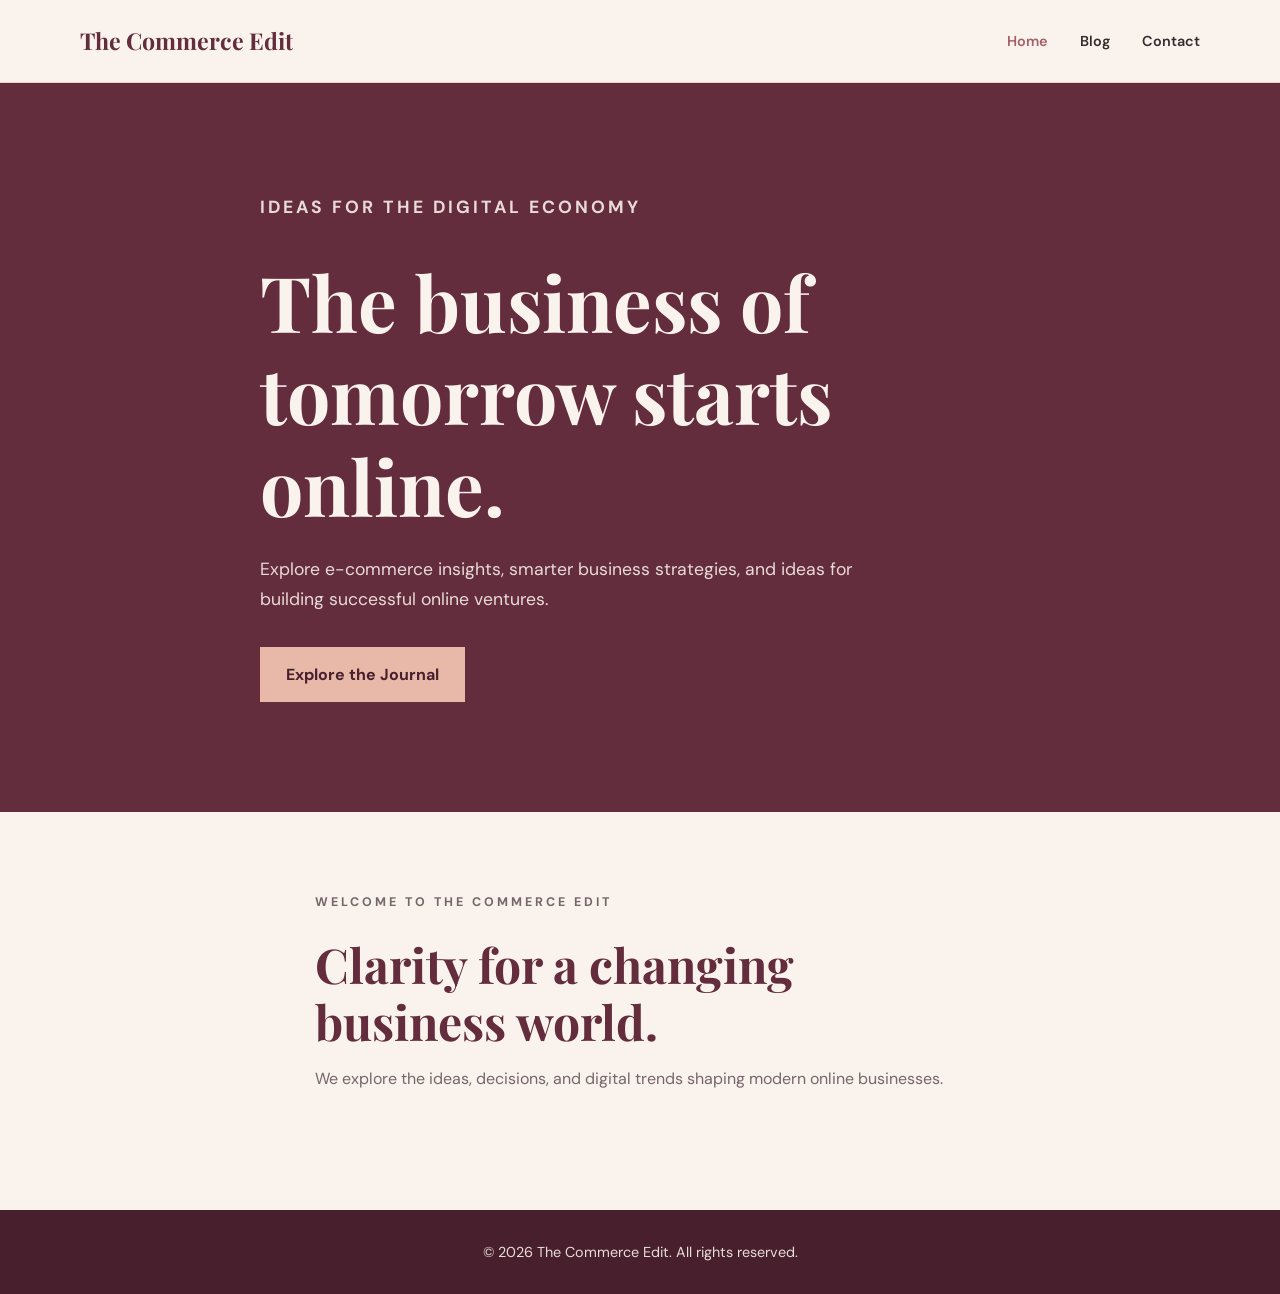
<file: index.html>
<!DOCTYPE html>
<html lang="en">
<head>
    <meta charset="UTF-8">
    <meta name="viewport" content="width=device-width, initial-scale=1.0">

    <title>The Commerce Edit | Home</title>
    <link rel="stylesheet" href="css/style.css">
</head>
<body>

    <header class="site-header">
        <div class="container navbar">
            <a class="logo" href="index.html">The Commerce Edit</a>

            <nav>
                <ul class="nav-links">
                    <li><a class="active" href="index.html">Home</a></li>
                    <li><a href="blog.html">Blog</a></li>
                    <li><a href="contact.html">Contact</a></li>
                </ul>
            </nav>
        </div>
    </header>

    <main>
        <section class="hero">
            <div class="container hero-content">
                <p class="eyebrow">Ideas for the digital economy</p>

                <h1>The business of tomorrow starts online.</h1>

                <p>
                    Explore e-commerce insights, smarter business strategies,
                    and ideas for building successful online ventures.
                </p>

                <a class="btn" href="blog.html">Explore the Journal</a>
            </div>
        </section>

        <section class="section">
            <div class="container section-heading">
                <p class="eyebrow">Welcome to The Commerce Edit</p>
                <h2>Clarity for a changing business world.</h2>
                <p>
                    We explore the ideas, decisions, and digital trends
                    shaping modern online businesses.
                </p>
            </div>
        </section>
    </main>

    <footer class="site-footer">
        <div class="container">
            <p>&copy; 2026 The Commerce Edit. All rights reserved.</p>
        </div>
    </footer>

</body>
</html>
</file>
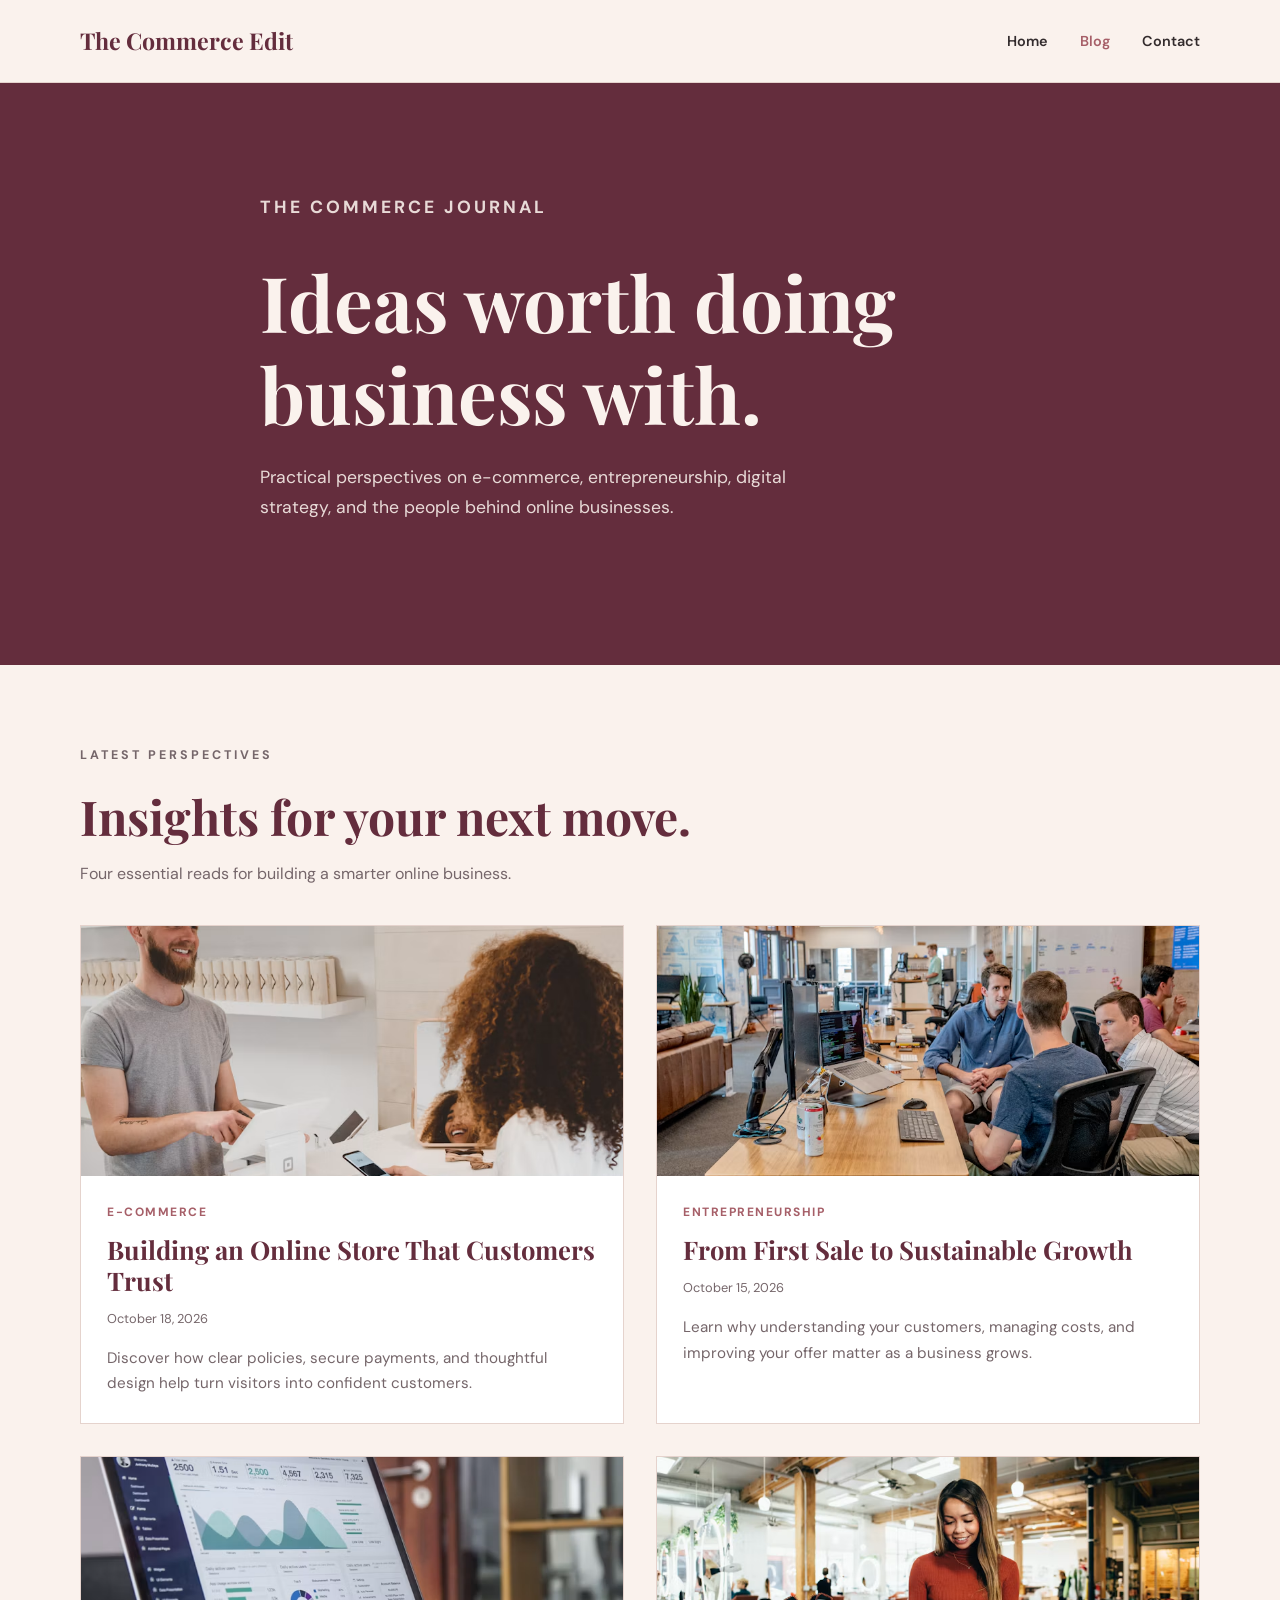
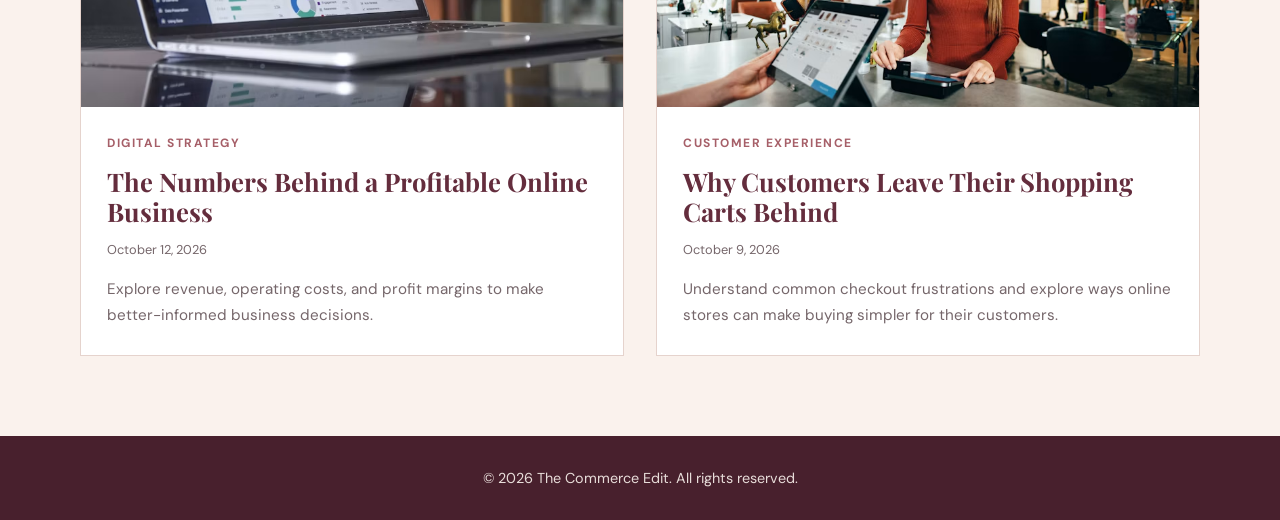
<file: blog.html>
<!DOCTYPE html>
<html lang="en">
<head>
    <meta charset="UTF-8">
    <meta name="viewport" content="width=device-width, initial-scale=1.0">

    <title>Journal | The Commerce Edit</title>
    <link rel="stylesheet" href="css/style.css">
</head>
<body>

    <!-- Header -->
    <header class="site-header">
        <div class="container navbar">
            <a class="logo" href="index.html">The Commerce Edit</a>

            <nav>
                <ul class="nav-links">
                    <li><a href="index.html">Home</a></li>
                    <li><a class="active" href="blog.html">Blog</a></li>
                    <li><a href="contact.html">Contact</a></li>
                </ul>
            </nav>
        </div>
    </header>

    <main>
        <!-- Blog Introduction -->
        <section class="hero">
            <div class="container hero-content">
                <p class="eyebrow">The Commerce Journal</p>
                <h1>Ideas worth doing business with.</h1>
                <p>
                    Practical perspectives on e-commerce, entrepreneurship,
                    digital strategy, and the people behind online businesses.
                </p>
            </div>
        </section>

        <!-- Article Cards -->
        <section class="section">
            <div class="container">
                <div class="section-heading">
                    <p class="eyebrow">Latest Perspectives</p>
                    <h2>Insights for your next move.</h2>
                    <p>Four essential reads for building a smarter online business.</p>
                </div>

                <div class="article-grid">

                    <article class="article-card">
                        <img
                            src="images/shoping.jpg"
                            alt="Customer making a payment at a shop counter"
                        >
                        <div class="article-content">
                            <p class="article-category">E-commerce</p>
                            <h3>Building an Online Store That Customers Trust</h3>
                            <p class="article-date">October 18, 2026</p>
                            <p class="article-preview">
                                Discover how clear policies, secure payments,
                                and thoughtful design help turn visitors into
                                confident customers.
                            </p>
                        </div>
                    </article>

                    <article class="article-card">
                        <img
                            src="images/meeting.jpg"
                            alt="Business professionals collaborating around a table"
                        >
                        <div class="article-content">
                            <p class="article-category">Entrepreneurship</p>
                            <h3>From First Sale to Sustainable Growth</h3>
                            <p class="article-date">October 15, 2026</p>
                            <p class="article-preview">
                                Learn why understanding your customers,
                                managing costs, and improving your offer
                                matter as a business grows.
                            </p>
                        </div>
                    </article>

                    <article class="article-card">
                        <img
                            src="images/laptop.jpg"
                            alt="Analytics charts displayed on a computer screen"
                        >
                        <div class="article-content">
                            <p class="article-category">Digital Strategy</p>
                            <h3>The Numbers Behind a Profitable Online Business</h3>
                            <p class="article-date">October 12, 2026</p>
                            <p class="article-preview">
                                Explore revenue, operating costs, and profit
                                margins to make better-informed business
                                decisions.
                            </p>
                        </div>
                    </article>

                    <article class="article-card">
                        <img
                            src="images/cart.jpg"
                            alt="Customer shopping and browsing products"
                        >
                        <div class="article-content">
                            <p class="article-category">Customer Experience</p>
                            <h3>Why Customers Leave Their Shopping Carts Behind</h3>
                            <p class="article-date">October 9, 2026</p>
                            <p class="article-preview">
                                Understand common checkout frustrations and
                                explore ways online stores can make buying
                                simpler for their customers.
                            </p>
                        </div>
                    </article>

                </div>
            </div>
        </section>
    </main>

    <!-- Footer -->
    <footer class="site-footer">
        <div class="container">
            <p>&copy; 2026 The Commerce Edit. All rights reserved.</p>
        </div>
    </footer>

</body>
</html>
</file>
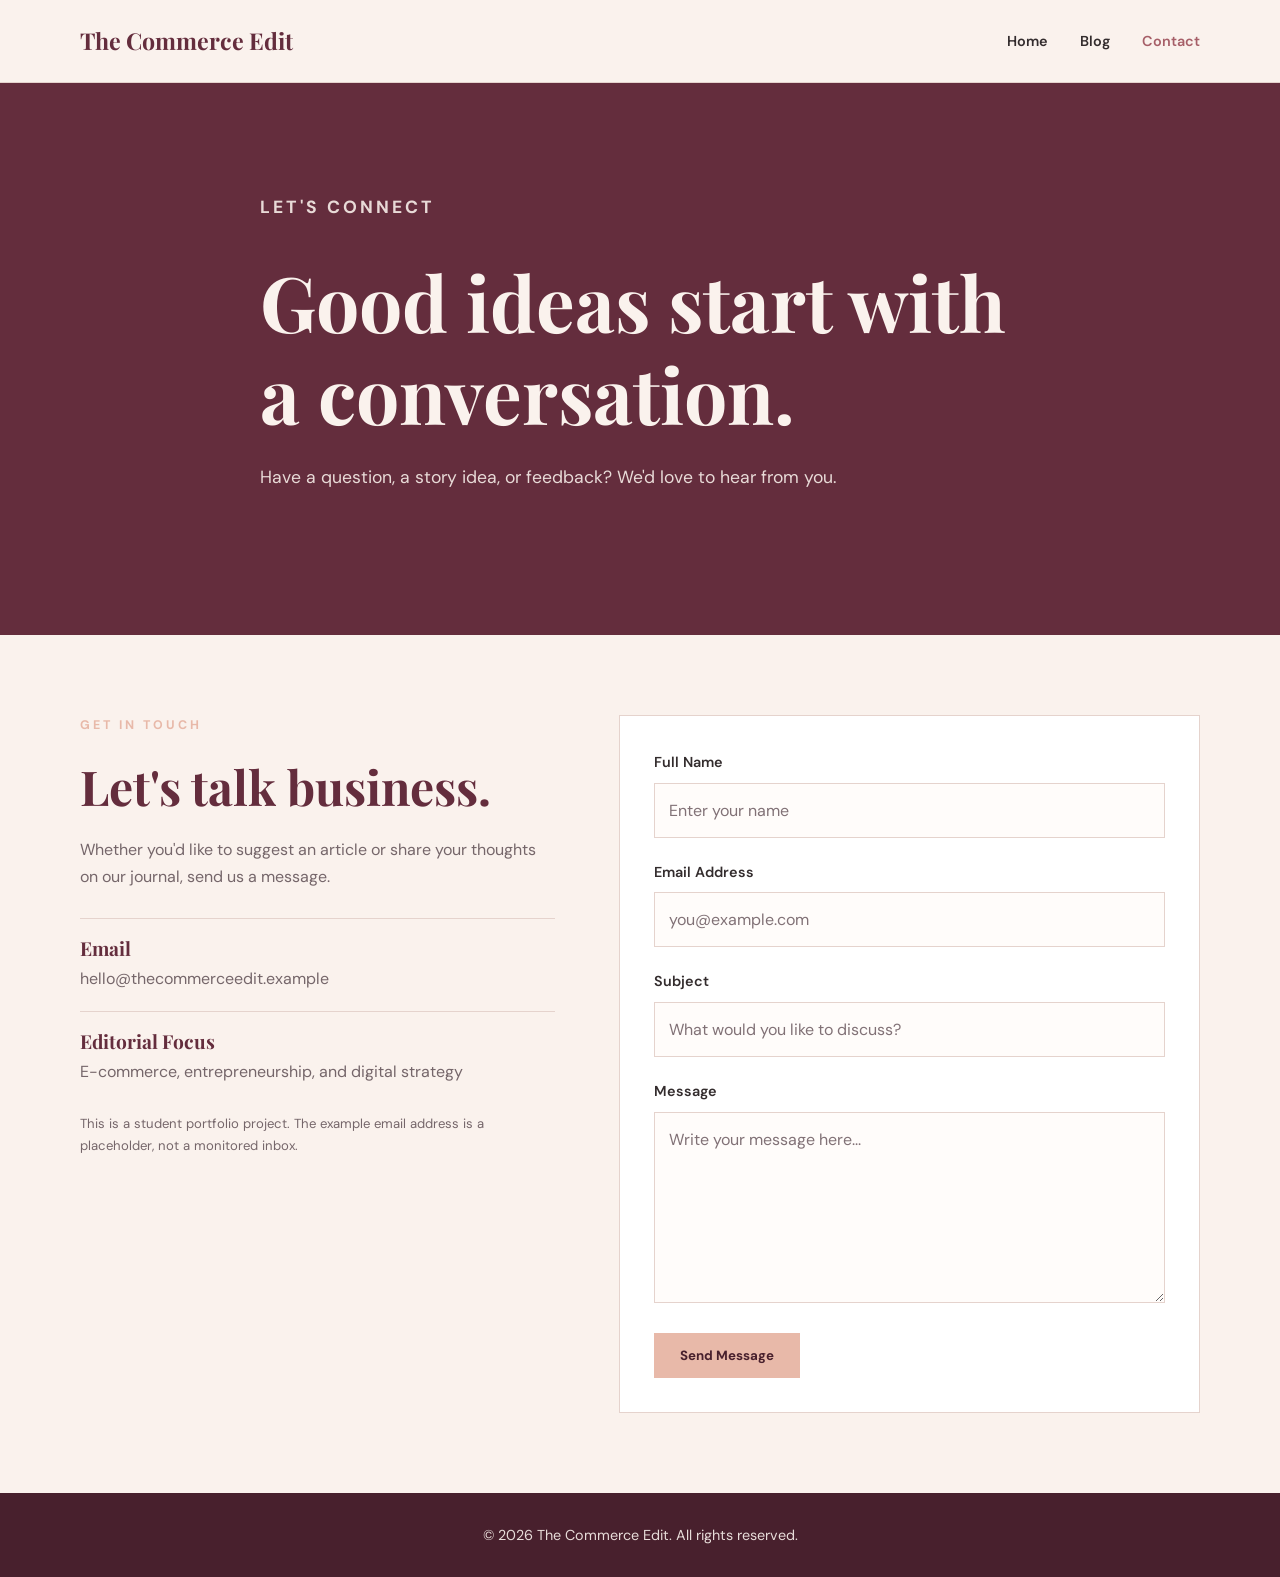
<file: contact.html>
<!DOCTYPE html>
<html lang="en">
<head>
    <meta charset="UTF-8">
    <meta name="viewport" content="width=device-width, initial-scale=1.0">

    <title>Contact | The Commerce Edit</title>
    <link rel="stylesheet" href="css/style.css">
</head>
<body>

    <!-- Header -->
    <header class="site-header">
        <div class="container navbar">
            <a class="logo" href="index.html">The Commerce Edit</a>

            <nav>
                <ul class="nav-links">
                    <li><a href="index.html">Home</a></li>
                    <li><a href="blog.html">Blog</a></li>
                    <li><a class="active" href="contact.html">Contact</a></li>
                </ul>
            </nav>
        </div>
    </header>

    <main>
        <!-- Page Introduction -->
        <section class="hero">
            <div class="container hero-content">
                <p class="eyebrow">Let's Connect</p>
                <h1>Good ideas start with a conversation.</h1>
                <p>
                    Have a question, a story idea, or feedback?
                    We'd love to hear from you.
                </p>
            </div>
        </section>

        <!-- Contact Section -->
        <section class="section">
            <div class="container contact-layout">

                <div class="contact-info">
                    <p class="eyebrow">Get in Touch</p>
                    <h2>Let's talk business.</h2>
                    <p>
                        Whether you'd like to suggest an article or share
                        your thoughts on our journal, send us a message.
                    </p>

                    <div class="contact-detail">
                        <h3>Email</h3>
                        <p>hello@thecommerceedit.example</p>
                    </div>

                    <div class="contact-detail">
                        <h3>Editorial Focus</h3>
                        <p>E-commerce, entrepreneurship, and digital strategy</p>
                    </div>

                    <p class="contact-note">
                        This is a student portfolio project. The example
                        email address is a placeholder, not a monitored inbox.
                    </p>
                </div>

               <form class="contact-form" id = "contactForm">
                    <div class="form-group">
                        <label for="name">Full Name</label>
                        <input
                            type="text"
                            id="name"
                            name="name"
                            placeholder="Enter your name"
                            required
                        >
                    </div>

                    <div class="form-group">
                        <label for="email">Email Address</label>
                        <input
                            type="email"
                            id="email"
                            name="email"
                            placeholder="you@example.com"
                            required
                        >
                    </div>

                    <div class="form-group">
                        <label for="subject">Subject</label>
                        <input
                            type="text"
                            id="subject"
                            name="subject"
                            placeholder="What would you like to discuss?"
                            required
                        >
                    </div>

                    <div class="form-group">
                        <label for="message">Message</label>
                        <textarea
                            id="message"
                            name="message"
                            rows="6"
                            placeholder="Write your message here..."
                            required
                        ></textarea>
                    </div>

                    <button class="btn contact-submit" type="submit">
                        Send Message
                    </button>
                </form>

            </div>
        </section>
    </main>

    <!-- Footer -->
    <footer class="site-footer">
        <div class="container">
            <p>&copy; 2026 The Commerce Edit. All rights reserved.</p>
        </div>
    </footer>

    
<script>
    document.getElementById("contactForm").addEventListener("submit", function(event) {
        event.preventDefault();

        if (this.checkValidity()) {
            alert("Thank you for contacting The Commerce Edit!");
            this.reset();
        }
    });
</script>



</body>
</html>
</file>
<file: css/style.css>
/* ===== 1. Google Fonts ===== */
@import url('https://fonts.googleapis.com/css2?family=DM+Sans:wght@400;500;600;700&family=Playfair+Display:wght@500;600;700&display=swap');


/* ===== 2. Color Theme ===== */
:root {
    --forest-green: #642D3D;
    --warm-ivory: #FAF2ED;
    --charcoal: #332C2D;
    --muted-gold: #C28B78;
    --white: #FFFFFF;

    --burgundy-dark: #48202D;
    --blush: #F0DDD5;
    --rose-accent: #A65F68;
    --soft-border: #E5D3CD;
    --muted-text: #75666A;
    --light-surface: #FFFCFA;
}


/* ===== 3. Global Styles ===== */
* {
    margin: 0;
    padding: 0;
    box-sizing: border-box;
}

html {
    scroll-behavior: smooth;
}

body {
    font-family: 'DM Sans', sans-serif;
    background-color: var(--warm-ivory);
    color: var(--charcoal);
    line-height: 1.7;
}

h1,
h2,
h3 {
    font-family: 'Playfair Display', serif;
    line-height: 1.2;
}

a {
    color: inherit;
    text-decoration: none;
}

img {
    display: block;
    max-width: 100%;
}

.container {
    width: min(1120px, 90%);
    margin-inline: auto;
}


/* ===== 4. Header and Navigation ===== */
.site-header {
    background-color: var(--warm-ivory);
    border-bottom: 1px solid var(--soft-border);
}

.navbar {
    min-height: 82px;
    display: flex;
    justify-content: space-between;
    align-items: center;
    gap: 24px;
}

.logo {
    font-family: 'Playfair Display', serif;
    font-size: 1.45rem;
    font-weight: 700;
    color: var(--forest-green);
}

.nav-links {
    display: flex;
    align-items: center;
    gap: 32px;
    list-style: none;
}

.nav-links a {
    font-size: 0.9rem;
    font-weight: 600;
    transition: color 0.2s ease;
}

.nav-links a:hover,
.nav-links a.active {
    color: var(--rose-accent);
}


/* ===== 5. Hero Sections ===== */
.hero {
    background-color: var(--forest-green);
    color: var(--warm-ivory);
    padding: 110px 0;
}

.hero-content {
    max-width: 760px;
}

.eyebrow {
    color: #E8B9A9;
    text-transform: uppercase;
    letter-spacing: 3px;
    font-size: 0.78rem;
    font-weight: 700;
    margin-bottom: 22px;
}

.hero h1 {
    font-size: clamp(2.8rem, 6vw, 5.3rem);
    margin-bottom: 24px;
}

.hero p {
    max-width: 600px;
    font-size: 1.1rem;
    color: rgba(250, 242, 237, 0.88);
    margin-bottom: 32px;
}


/* ===== 6. Buttons ===== */
.btn {
    display: inline-block;
    padding: 13px 25px;
    background-color: #E8B9A9;
    color: var(--burgundy-dark);
    font-weight: 700;
    border: 1px solid #E8B9A9;
    font-family: 'DM Sans', sans-serif;
    transition: background-color 0.2s ease,
                color 0.2s ease,
                border-color 0.2s ease;
}

.btn:hover {
    background-color: var(--burgundy-dark);
    border-color: var(--warm-ivory);
    color: var(--warm-ivory);
}

.btn:focus-visible,
.nav-links a:focus-visible,
.logo:focus-visible {
    outline: 2px solid var(--rose-accent);
    outline-offset: 4px;
}


/* ===== 7. General Sections ===== */
.section {
    padding: 80px 0;
}

.section-heading {
    max-width: 650px;
    margin-bottom: 38px;
}

.section-heading h2 {
    font-size: clamp(2rem, 4vw, 3rem);
    color: var(--forest-green);
    margin-bottom: 14px;
}

.section-heading p {
    color: var(--muted-text);
}


/* ===== 8. Footer ===== */
.site-footer {
    background-color: var(--burgundy-dark);
    color: var(--warm-ivory);
    padding: 30px 0;
    text-align: center;
}

.site-footer p {
    font-size: 0.9rem;
    opacity: 0.9;
}


/* ===== 9. Blog Article Grid ===== */
.article-grid {
    display: grid;
    grid-template-columns: repeat(2, minmax(0, 1fr));
    gap: 32px;
}

.article-card {
    background-color: var(--white);
    border: 1px solid var(--soft-border);
    overflow: hidden;
    transition: transform 0.25s ease,
                box-shadow 0.25s ease;
}

.article-card:hover {
    transform: translateY(-5px);
    box-shadow: 0 12px 28px rgba(100, 45, 61, 0.12);
}

.article-card img {
    width: 100%;
    height: 250px;
    object-fit: cover;
}

.article-content {
    padding: 26px;
}

.article-category {
    color: var(--rose-accent);
    font-size: 0.75rem;
    font-weight: 700;
    text-transform: uppercase;
    letter-spacing: 1.5px;
    margin-bottom: 12px;
}

.article-card h3 {
    color: var(--forest-green);
    font-size: 1.6rem;
    margin-bottom: 12px;
}

.article-date {
    color: var(--muted-text);
    font-size: 0.8rem;
    margin-bottom: 16px;
}

.article-preview {
    color: var(--muted-text);
    font-size: 0.95rem;
}


/* ===== 10. Contact Page ===== */
.contact-layout {
    display: grid;
    grid-template-columns: 0.9fr 1.1fr;
    gap: 64px;
    align-items: start;
}

.contact-info h2 {
    font-size: clamp(2rem, 4vw, 3rem);
    color: var(--forest-green);
    margin-bottom: 20px;
}

.contact-info > p:not(.eyebrow) {
    color: var(--muted-text);
    margin-bottom: 28px;
}

.contact-detail {
    border-top: 1px solid var(--soft-border);
    padding: 18px 0;
}

.contact-detail h3 {
    color: var(--forest-green);
    font-size: 1.2rem;
    margin-bottom: 5px;
}

.contact-detail p {
    color: var(--muted-text);
    overflow-wrap: anywhere;
}

.contact-info .contact-note {
    font-size: 0.82rem;
    margin-top: 10px;
}


/* ===== 11. Contact Form ===== */
.contact-form {
    background-color: var(--white);
    padding: 34px;
    border: 1px solid var(--soft-border);
}

.form-group {
    margin-bottom: 22px;
}

.form-group label {
    display: block;
    font-weight: 600;
    font-size: 0.9rem;
    margin-bottom: 8px;
}

.form-group input,
.form-group textarea {
    width: 100%;
    padding: 13px 14px;
    border: 1px solid var(--soft-border);
    background-color: var(--light-surface);
    color: var(--charcoal);
    font: inherit;
    border-radius: 0;
}

.form-group input::placeholder,
.form-group textarea::placeholder {
    color: #817176;
}

.form-group input:focus,
.form-group textarea:focus {
    outline: 2px solid var(--rose-accent);
    outline-offset: 2px;
}

.form-group textarea {
    resize: vertical;
}

.contact-submit {
    cursor: pointer;
}


/* ===== 12. Responsive Layout ===== */
@media (max-width: 700px) {
    .navbar {
        padding: 18px 0;
        flex-direction: column;
        gap: 12px;
    }

    .nav-links {
        gap: 22px;
        flex-wrap: wrap;
        justify-content: center;
    }

    .hero {
        padding: 75px 0;
    }

    .section {
        padding: 55px 0;
    }

    .article-grid {
        grid-template-columns: 1fr;
    }

    .article-card img {
        height: 230px;
    }

    .contact-layout {
        grid-template-columns: 1fr;
        gap: 35px;
    }

    .contact-form {
        padding: 22px;
    }
}


/* ===== 13. Reduced Motion Accessibility ===== */
@media (prefers-reduced-motion: reduce) {
    html {
        scroll-behavior: auto;
    }

    *,
    *::before,
    *::after {
        transition-duration: 0.01ms !important;
        animation-duration: 0.01ms !important;
        animation-iteration-count: 1 !important;
        scroll-behavior: auto !important;
    }
}
</file>
